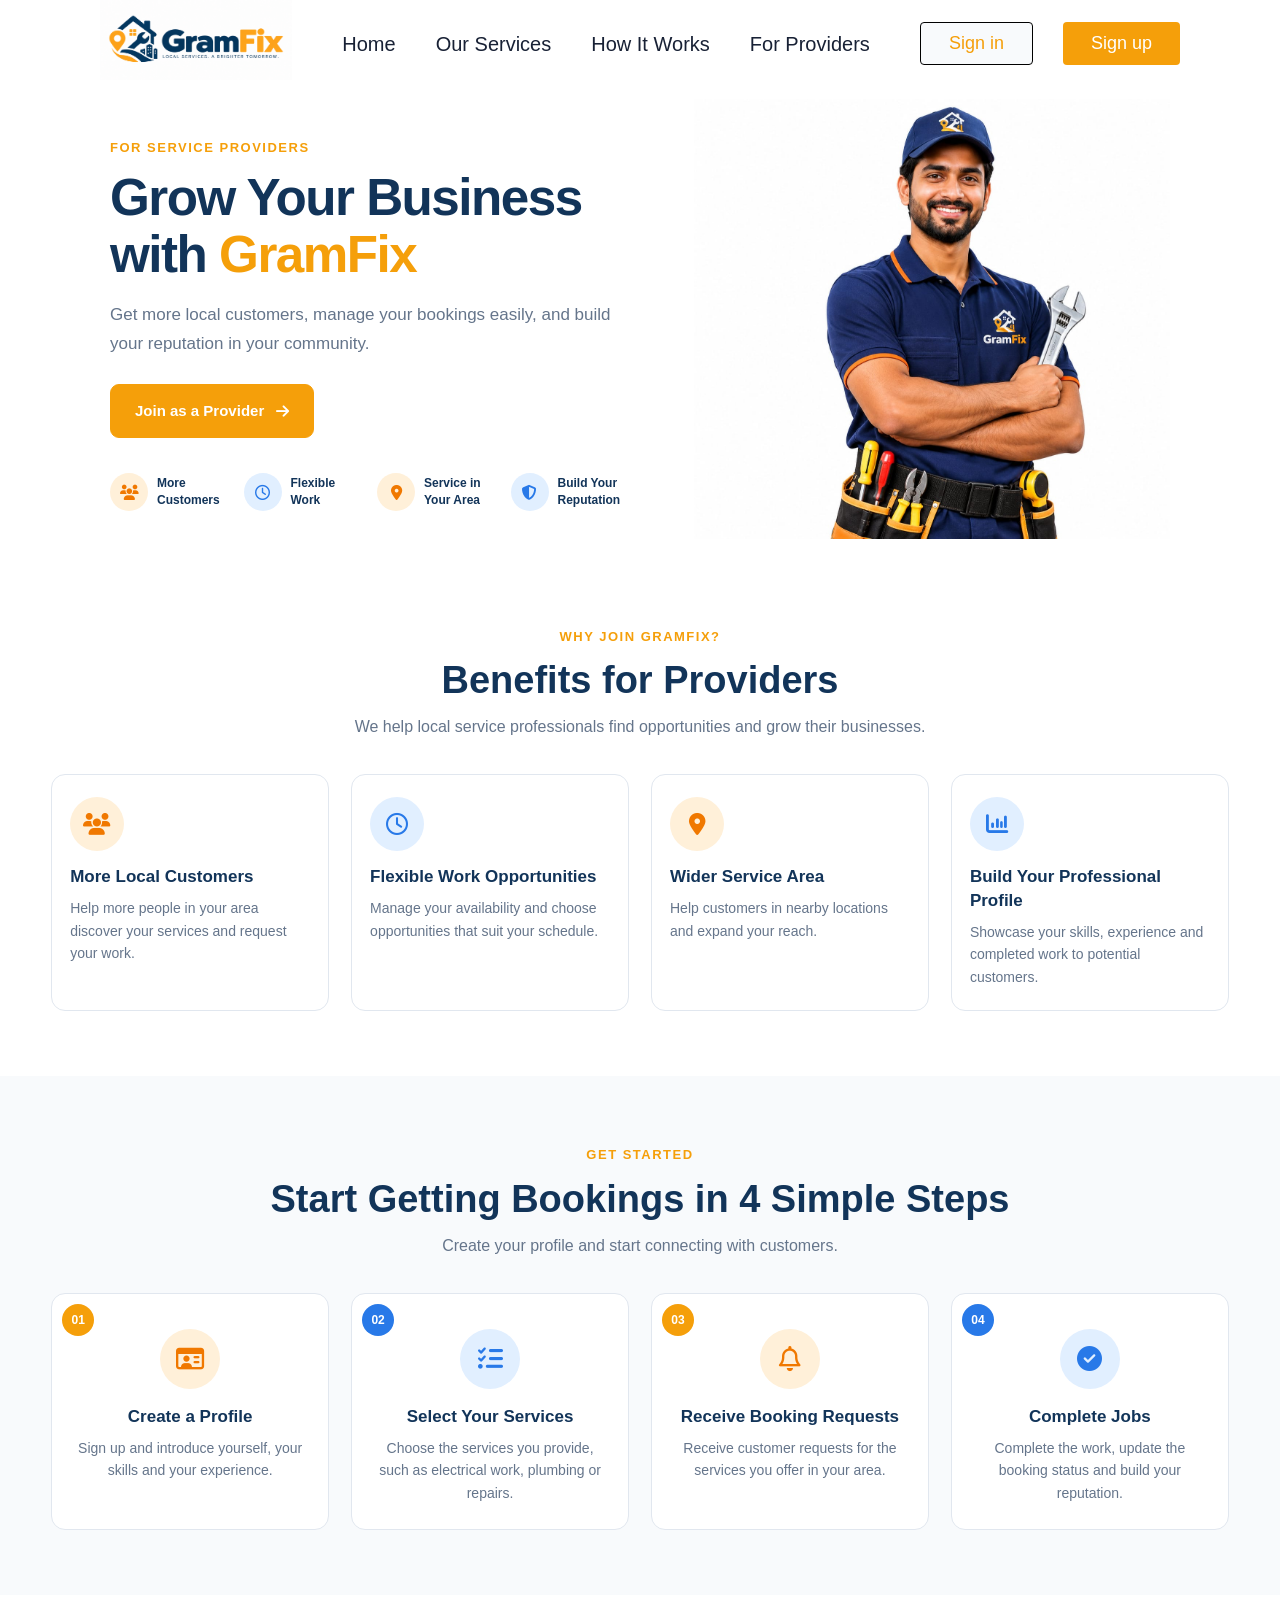
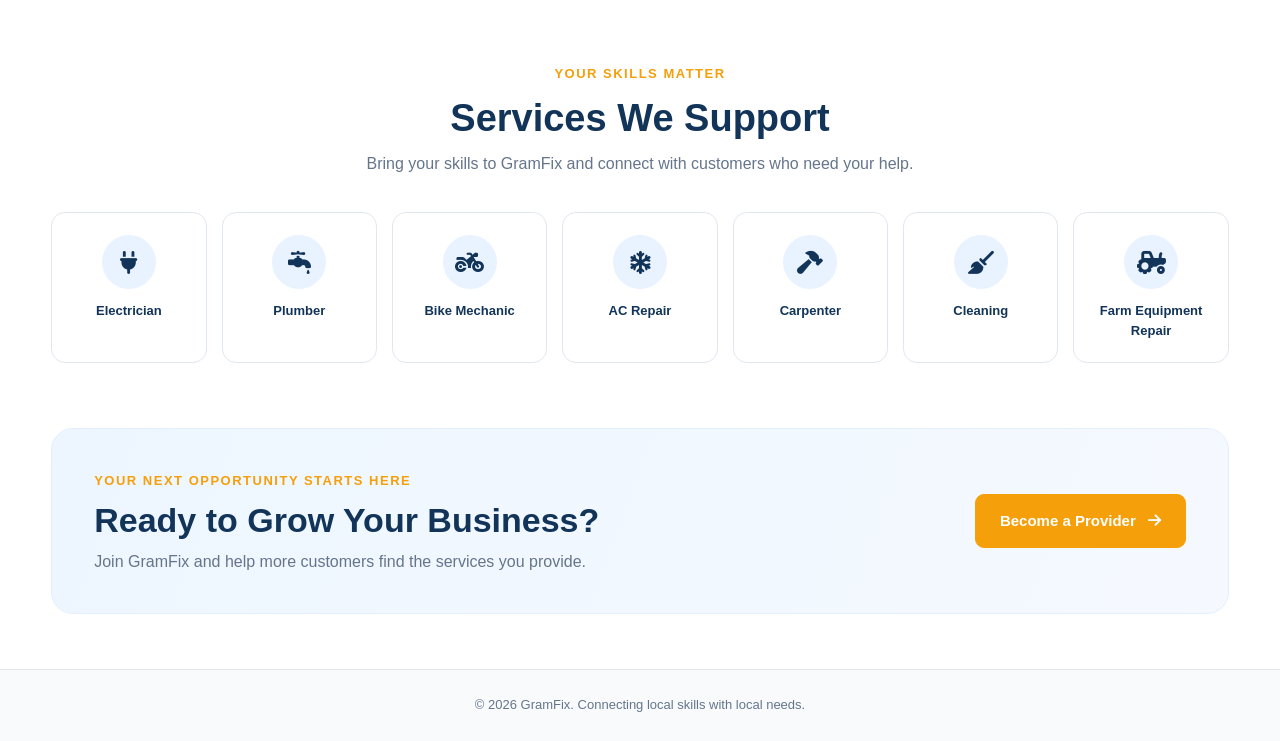
<file: for_poviders.html>
<!doctype html>
<html lang="en">
    <head>
        <meta charset="UTF-8" />
        <meta name="viewport" content="width=device-width, initial-scale=1.0" />
        <title>GramFix</title>
        <link
            rel="stylesheet"
            href="https://cdnjs.cloudflare.com/ajax/libs/font-awesome/6.5.2/css/all.min.css"
        />
        <link rel="stylesheet" href="css\for_poviders.css" />
    </head>

    <body>
        <header class="site-header">
            <nav class="nav-bar">
                <div class="logo">
                    <img src="assets/logo.png" alt="logo image" />
                </div>
                <ul class="nav-menu">
                    <li><a href="index.html" class="active">Home</a></li>
                    <li><a href="our_services.html">Our Services</a></li>
                    <li><a href="how_it_works.html">How It Works</a></li>
                    <li><a href="for_poviders.html">For Providers </a></li>
                </ul>

                <div class="user-menu">
                    <button class="sign-in-button">Sign in</button>
                    <button class="sign-up-button">Sign up</button>
                </div>
            </nav>
        </header>

        <main>
            <section class="provider-hero">
                <div class="hero-content">
                    <span class="eyebrow">FOR SERVICE PROVIDERS</span>

                    <h1>
                        Grow Your Business<br />
                        with <span>GramFix</span>
                    </h1>

                    <p>
                        Get more local customers, manage your bookings easily,
                        and build your reputation in your community.
                    </p>

                    <a href="#join" class="primary-button">
                        Join as a Provider
                        <i class="fa-solid fa-arrow-right"></i>
                    </a>

                    <div class="hero-highlights">
                        <div class="highlight-item">
                            <span class="highlight-icon orange-icon">
                                <i class="fa-solid fa-users"></i>
                            </span>
                            <span>More<br />Customers</span>
                        </div>

                        <div class="highlight-item">
                            <span class="highlight-icon blue-icon">
                                <i class="fa-regular fa-clock"></i>
                            </span>
                            <span>Flexible<br />Work</span>
                        </div>

                        <div class="highlight-item">
                            <span class="highlight-icon orange-icon">
                                <i class="fa-solid fa-location-dot"></i>
                            </span>
                            <span>Service in<br />Your Area</span>
                        </div>

                        <div class="highlight-item">
                            <span class="highlight-icon blue-icon">
                                <i class="fa-solid fa-shield-halved"></i>
                            </span>
                            <span>Build Your<br />Reputation</span>
                        </div>
                    </div>
                </div>
                <div class="for-providers-img"><img src="assets\for-providers.jpeg" /></div>
            </section>

            <section class="benefits-section section-container">
                <div class="section-heading">
                    <span class="eyebrow">WHY JOIN GRAMFIX?</span>

                    <h2>Benefits for Providers</h2>

                    <p>
                        We help local service professionals find opportunities
                        and grow their businesses.
                    </p>
                </div>

                <div class="benefits-grid">
                    <article class="benefit-card">
                        <div class="benefit-icon orange-icon">
                            <i class="fa-solid fa-users"></i>
                        </div>

                        <h3>More Local Customers</h3>

                        <p>
                            Help more people in your area discover your services
                            and request your work.
                        </p>
                    </article>

                    <article class="benefit-card">
                        <div class="benefit-icon blue-icon">
                            <i class="fa-regular fa-clock"></i>
                        </div>

                        <h3>Flexible Work Opportunities</h3>

                        <p>
                            Manage your availability and choose opportunities
                            that suit your schedule.
                        </p>
                    </article>

                    <article class="benefit-card">
                        <div class="benefit-icon orange-icon">
                            <i class="fa-solid fa-location-dot"></i>
                        </div>

                        <h3>Wider Service Area</h3>

                        <p>
                            Help customers in nearby locations and expand your
                            reach.
                        </p>
                    </article>

                    <article class="benefit-card">
                        <div class="benefit-icon blue-icon">
                            <i class="fa-solid fa-chart-column"></i>
                        </div>

                        <h3>Build Your Professional Profile</h3>

                        <p>
                            Showcase your skills, experience and completed work
                            to potential customers.
                        </p>
                    </article>
                </div>
            </section>

            <section class="provider-steps-section">
                <div class="section-container">
                    <div class="section-heading">
                        <span class="eyebrow">GET STARTED</span>

                        <h2>Start Getting Bookings in 4 Simple Steps</h2>

                        <p>
                            Create your profile and start connecting with
                            customers.
                        </p>
                    </div>

                    <div class="steps-grid">
                        <article class="step-card">
                            <span class="step-number orange-number">01</span>

                            <div class="step-icon orange-icon">
                                <i class="fa-regular fa-id-card"></i>
                            </div>

                            <h3>Create a Profile</h3>

                            <p>
                                Sign up and introduce yourself, your skills and
                                your experience.
                            </p>
                        </article>

                        <article class="step-card">
                            <span class="step-number blue-number">02</span>

                            <div class="step-icon blue-icon">
                                <i class="fa-solid fa-list-check"></i>
                            </div>

                            <h3>Select Your Services</h3>

                            <p>
                                Choose the services you provide, such as
                                electrical work, plumbing or repairs.
                            </p>
                        </article>

                        <article class="step-card">
                            <span class="step-number orange-number">03</span>

                            <div class="step-icon orange-icon">
                                <i class="fa-regular fa-bell"></i>
                            </div>

                            <h3>Receive Booking Requests</h3>

                            <p>
                                Receive customer requests for the services you
                                offer in your area.
                            </p>
                        </article>

                        <article class="step-card">
                            <span class="step-number blue-number">04</span>

                            <div class="step-icon blue-icon">
                                <i class="fa-solid fa-circle-check"></i>
                            </div>

                            <h3>Complete Jobs</h3>

                            <p>
                                Complete the work, update the booking status and
                                build your reputation.
                            </p>
                        </article>
                    </div>
                </div>
            </section>

            <section class="services-section section-container">
                <div class="section-heading">
                    <span class="eyebrow">YOUR SKILLS MATTER</span>

                    <h2>Services We Support</h2>

                    <p>
                        Bring your skills to GramFix and connect with customers
                        who need your help.
                    </p>
                </div>

                <div class="provider-services-grid">
                    <article class="provider-service">
                        <div class="service-icon">
                            <i class="fa-solid fa-plug"></i>
                        </div>
                        <h3>Electrician</h3>
                    </article>

                    <article class="provider-service">
                        <div class="service-icon">
                            <i class="fa-solid fa-faucet-drip"></i>
                        </div>
                        <h3>Plumber</h3>
                    </article>

                    <article class="provider-service">
                        <div class="service-icon">
                            <i class="fa-solid fa-motorcycle"></i>
                        </div>
                        <h3>Bike Mechanic</h3>
                    </article>

                    <article class="provider-service">
                        <div class="service-icon">
                            <i class="fa-solid fa-snowflake"></i>
                        </div>
                        <h3>AC Repair</h3>
                    </article>

                    <article class="provider-service">
                        <div class="service-icon">
                            <i class="fa-solid fa-hammer"></i>
                        </div>
                        <h3>Carpenter</h3>
                    </article>

                    <article class="provider-service">
                        <div class="service-icon">
                            <i class="fa-solid fa-broom"></i>
                        </div>
                        <h3>Cleaning</h3>
                    </article>

                    <article class="provider-service">
                        <div class="service-icon">
                            <i class="fa-solid fa-tractor"></i>
                        </div>
                        <h3>Farm Equipment Repair</h3>
                    </article>
                </div>
            </section>

            <section class="join-section section-container" id="join">
                <div class="join-content">
                    <span class="eyebrow"
                        >YOUR NEXT OPPORTUNITY STARTS HERE</span
                    >

                    <h2>Ready to Grow Your Business?</h2>

                    <p>
                        Join GramFix and help more customers find the services
                        you provide.
                    </p>
                </div>

                <a href="#" class="primary-button join-button">
                    Become a Provider
                    <i class="fa-solid fa-arrow-right"></i>
                </a>
            </section>
        </main>

        <footer class="site-footer">
            <p>© 2026 GramFix. Connecting local skills with local needs.</p>
        </footer>
    </body>
</html>
</file>
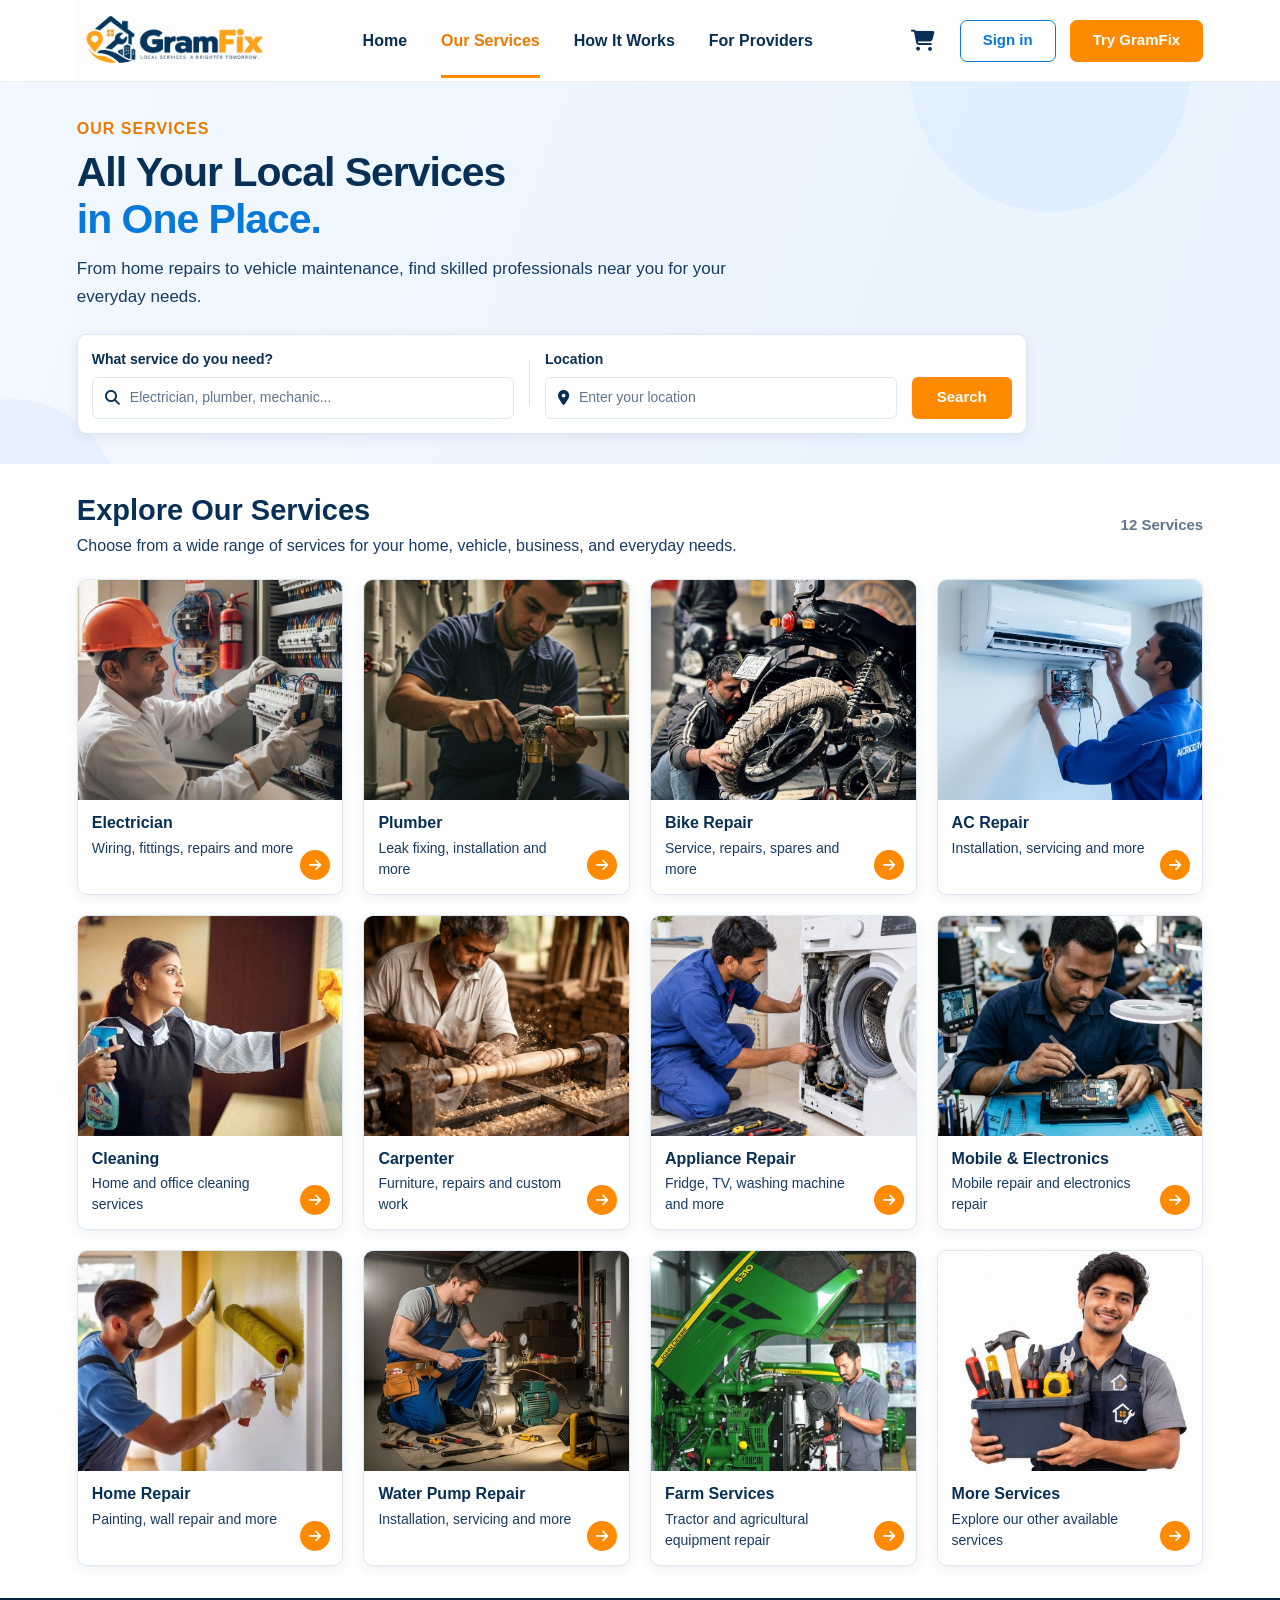
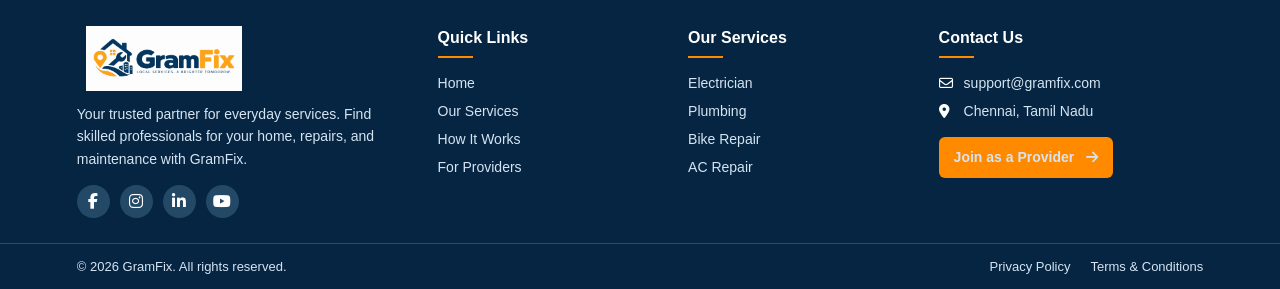
<file: our_services.html>
<!doctype html>
<html lang="en">
    <head>
        <meta charset="UTF-8" />
        <meta name="viewport" content="width=device-width, initial-scale=1.0" />

        <title>Our Services | GramFix</title>

        <link rel="stylesheet" href="css/our_services.css" />

        <link
            rel="stylesheet"
            href="https://cdnjs.cloudflare.com/ajax/libs/font-awesome/6.5.2/css/all.min.css"
        />
    </head>

    <body>
        <header class="site-header">
            <nav class="nav-bar page-width">
                <a href="index.html" class="logo">
                    <img src="assets/logo.png" alt="GramFix logo" />
                </a>

                <ul class="nav-menu">
                    <li>
                        <a href="index.html">Home</a>
                    </li>

                    <li>
                        <a href="our_services.html" class="active"
                            >Our Services</a
                        >
                    </li>

                    <li>
                        <a href="how_it_works.html">How It Works</a>
                    </li>

                    <li>
                        <a href="for_providers.html">For Providers</a>
                    </li>
                </ul>

                <div class="user-menu">
                    <a
                        href="cart.html"
                        class="cart-link"
                        aria-label="Shopping cart"
                    >
                        <i class="fa-solid fa-cart-shopping"></i>
                    </a>

                    <a href="sign_in.html" class="sign-in-button"> Sign in </a>

                    <a href="sign_up.html" class="sign-up-button">
                        Try GramFix
                    </a>
                </div>
            </nav>
        </header>

        <main>
            <section class="services-hero">
                <div class="hero-background-circle circle-one"></div>
                <div class="hero-background-circle circle-two"></div>

                <div class="hero-container page-width">
                    <div class="hero-content">
                        <span class="eyebrow">OUR SERVICES</span>

                        <h1>
                            All Your Local Services
                            <span>in One Place.</span>
                        </h1>

                        <p>
                            From home repairs to vehicle maintenance, find
                            skilled professionals near you for your everyday
                            needs.
                        </p>
                    </div>

                    <form class="service-search" id="serviceSearchForm">
                        <div class="search-field service-search-field">
                            <label for="serviceSearch">
                                What service do you need?
                            </label>

                            <div class="input-wrapper">
                                <i class="fa-solid fa-magnifying-glass"></i>

                                <input
                                    type="text"
                                    id="serviceSearch"
                                    placeholder="Electrician, plumber, mechanic..."
                                    autocomplete="off"
                                />
                            </div>
                        </div>

                        <div class="search-divider"></div>

                        <div class="search-field location-search-field">
                            <label for="locationSearch"> Location </label>

                            <div class="input-wrapper">
                                <i class="fa-solid fa-location-dot"></i>

                                <input
                                    type="text"
                                    id="locationSearch"
                                    placeholder="Enter your location"
                                    autocomplete="off"
                                />
                            </div>
                        </div>

                        <button type="submit" class="search-button">
                            Search
                        </button>
                    </form>
                </div>
            </section>

            <section class="services-section page-width">
                <div class="section-heading">
                    <div class="section-heading-content">
                        <h2>Explore Our Services</h2>

                        <p>
                            Choose from a wide range of services for your home,
                            vehicle, business, and everyday needs.
                        </p>
                    </div>

                    <span class="service-total" id="serviceCount">
                        12 Services
                    </span>
                </div>

                <div class="all-service-cards" id="serviceCards"></div>

                <div class="no-results" id="noResults" hidden>
                    <i class="fa-solid fa-magnifying-glass"></i>

                    <h3>No services found</h3>

                    <p>Try searching with a different service name.</p>

                    <button
                        type="button"
                        id="clearSearch"
                        class="clear-search-button"
                    >
                        View All Services
                    </button>
                </div>
            </section>
        </main>

        <footer class="site-footer">
            <div class="footer-main page-width">
                <div class="footer-brand">
                    <a href="index.html" class="footer-logo">
                        <img src="assets/logo.png" alt="GramFix logo" />
                    </a>

                    <p>
                        Your trusted partner for everyday services. Find skilled
                        professionals for your home, repairs, and maintenance
                        with GramFix.
                    </p>

                    <div class="social-links">
                        <a href="#" aria-label="Facebook">
                            <i class="fa-brands fa-facebook-f"></i>
                        </a>

                        <a href="#" aria-label="Instagram">
                            <i class="fa-brands fa-instagram"></i>
                        </a>

                        <a href="#" aria-label="LinkedIn">
                            <i class="fa-brands fa-linkedin-in"></i>
                        </a>

                        <a href="#" aria-label="YouTube">
                            <i class="fa-brands fa-youtube"></i>
                        </a>
                    </div>
                </div>

                <div class="footer-column">
                    <h3>Quick Links</h3>

                    <a href="index.html">Home</a>
                    <a href="our_services.html">Our Services</a>
                    <a href="how_it_works.html">How It Works</a>
                    <a href="for_providers.html">For Providers</a>
                </div>

                <div class="footer-column">
                    <h3>Our Services</h3>

                    <a href="service_details.html?category=electrician">
                        Electrician
                    </a>

                    <a href="service_details.html?category=plumber">
                        Plumbing
                    </a>

                    <a href="service_details.html?category=bike">
                        Bike Repair
                    </a>

                    <a href="service_details.html?category=ac"> AC Repair </a>
                </div>

                <div class="footer-column footer-contact">
                    <h3>Contact Us</h3>

                    <p>
                        <i class="fa-regular fa-envelope"></i>
                        <span>support@gramfix.com</span>
                    </p>

                    <p>
                        <i class="fa-solid fa-location-dot"></i>
                        <span>Chennai, Tamil Nadu</span>
                    </p>

                    <a href="sign_up.html" class="provider-button">
                        Join as a Provider
                        <i class="fa-solid fa-arrow-right"></i>
                    </a>
                </div>
            </div>

            <div class="footer-bottom">
                <div class="page-width footer-bottom-content">
                    <p>&copy; 2026 GramFix. All rights reserved.</p>

                    <div>
                        <a href="#">Privacy Policy</a>
                        <a href="#">Terms &amp; Conditions</a>
                    </div>
                </div>
            </div>
        </footer>

        <script src="js/services.js"></script>
    </body>
</html>
</file>
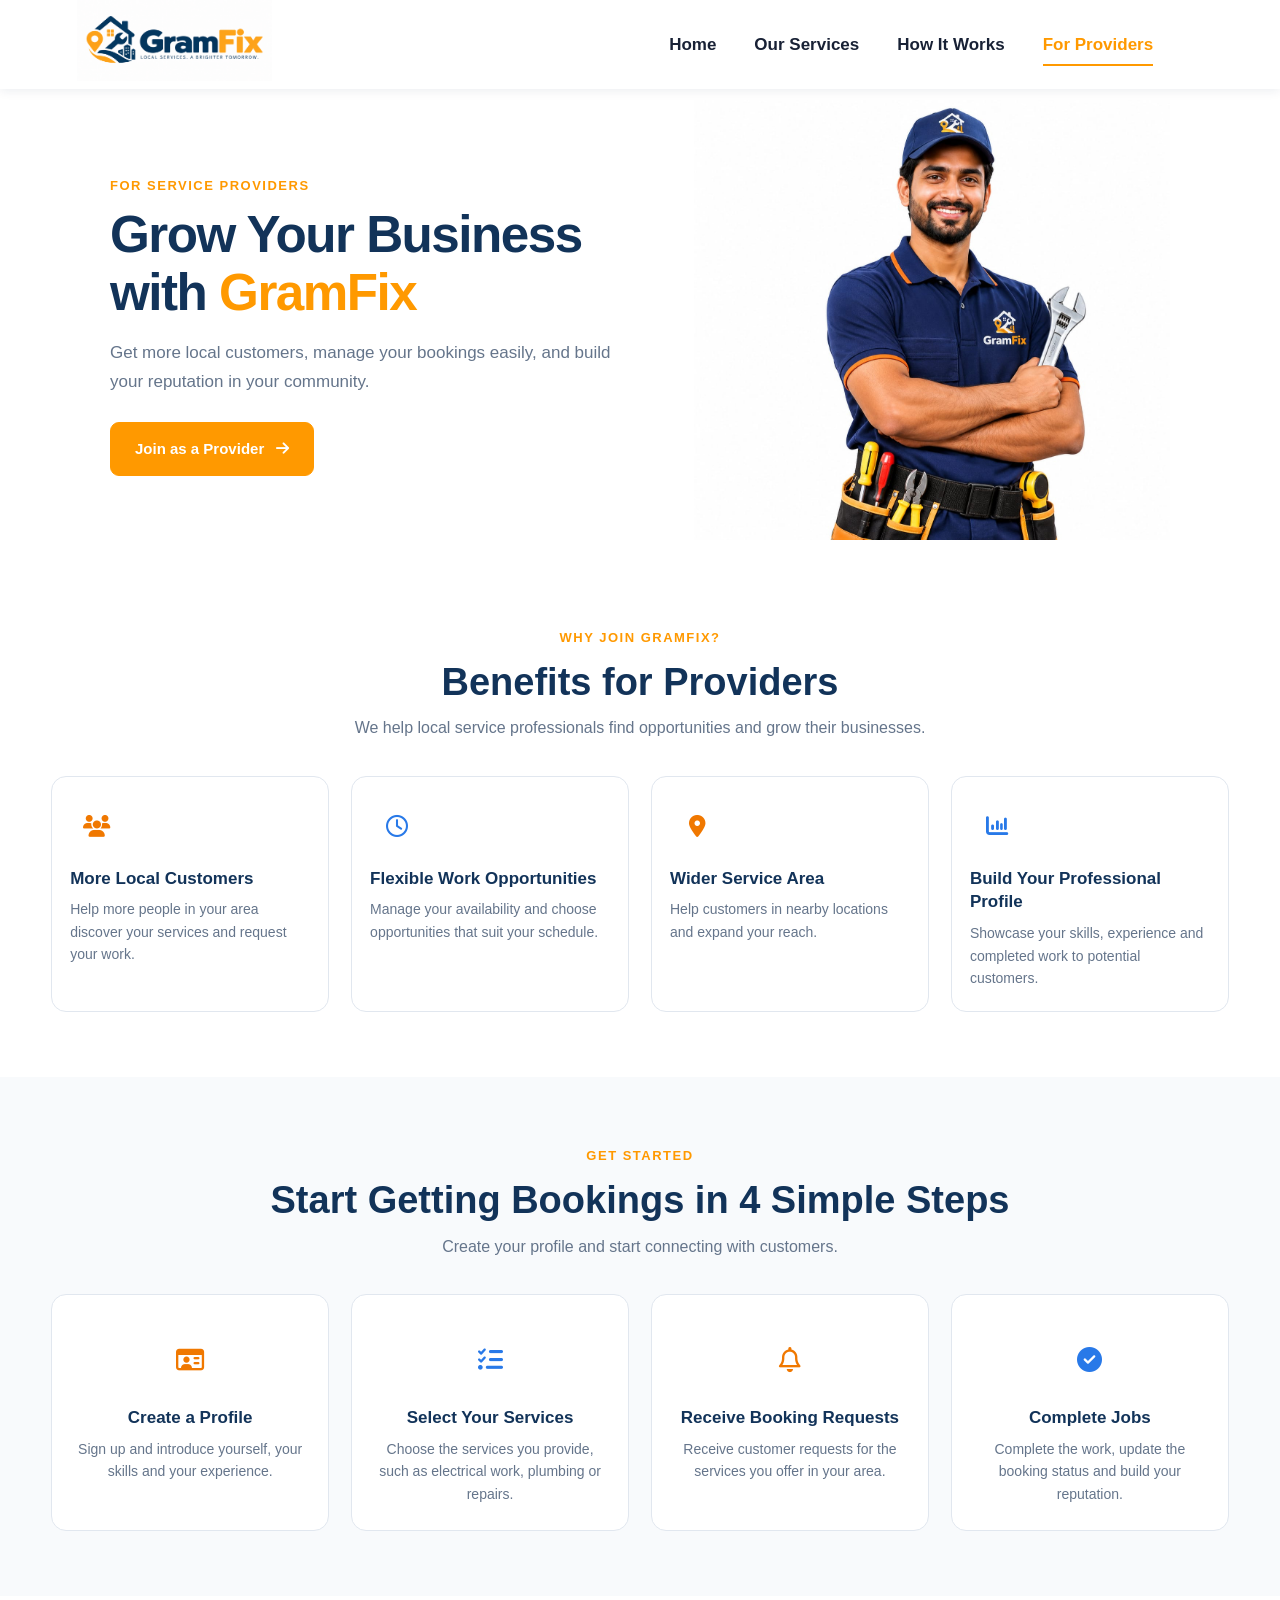
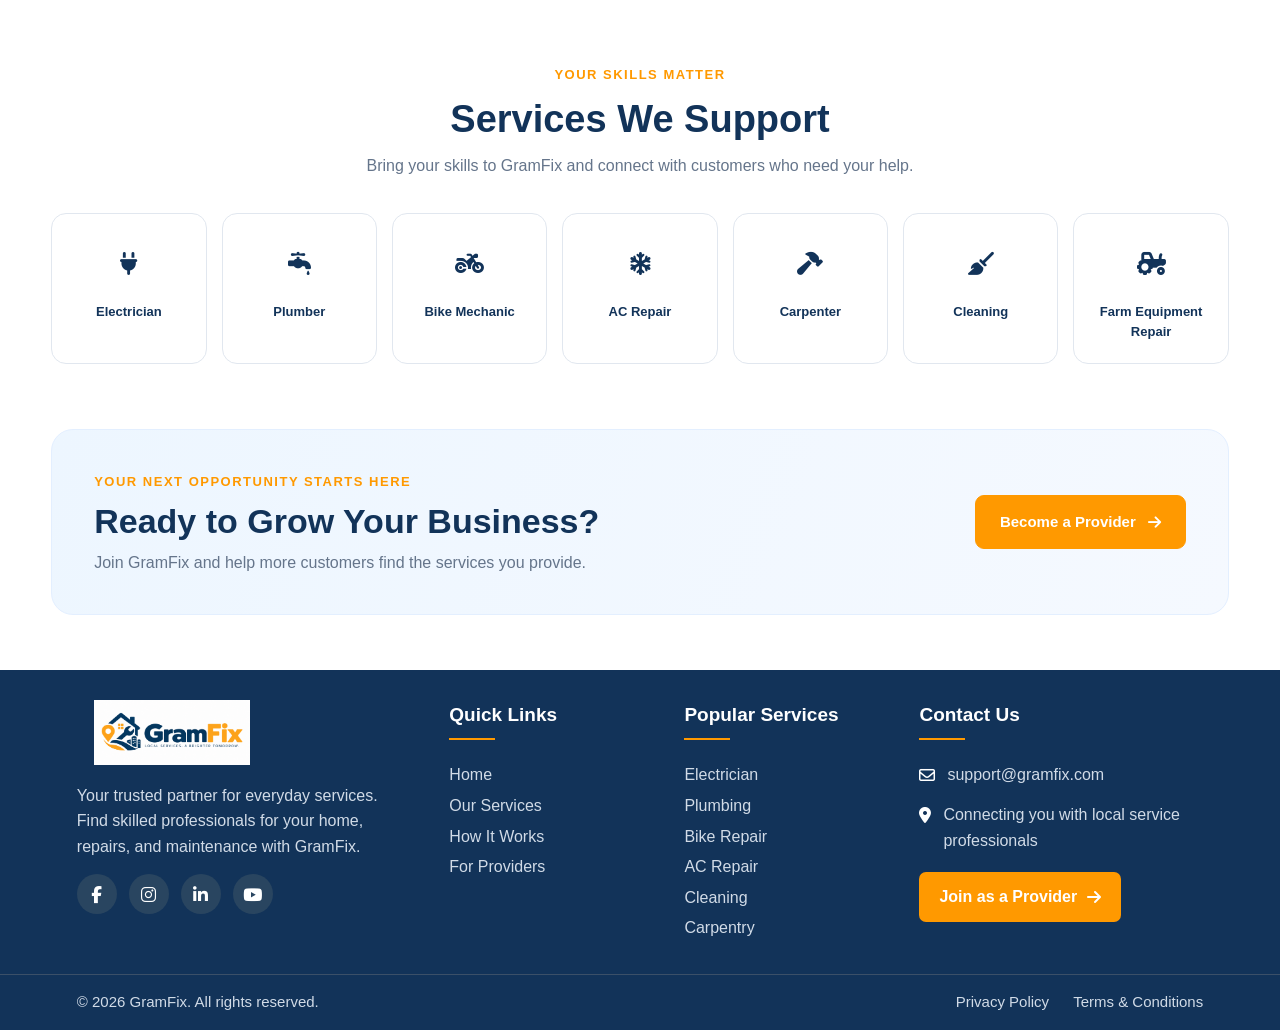
<file: assets/html_files/for_poviders.html>
<!doctype html>
<html lang="en">
    <head>
        <meta charset="UTF-8" />
        <meta name="viewport" content="width=device-width, initial-scale=1.0" />
        <title>GramFix</title>
        <link
            rel="stylesheet"
            href="https://cdnjs.cloudflare.com/ajax/libs/font-awesome/6.5.2/css/all.min.css"
        />
        <link rel="stylesheet" href="..\css\for_poviders.css" />
    </head>

    <body>
        <header class="site-header">
            <nav class="nav-bar page-width">
                <a href="/index.html" class="logo">
                    <img src="../logo.png" alt="GramFix Logo" />
                </a>

                <ul class="nav-menu">
                    <li><a href="/index.html">Home</a></li>
                    <li><a href="our_services.html">Our Services</a></li>
                    <li>
                        <a href="how_it_works.html" 
                            >How It Works</a
                        >
                    </li>
                    <li><a href="for_poviders.html" class="active">For Providers</a></li>
                </ul>


            </nav>
        </header>

        <main>
            <section class="provider-hero">
                <div class="hero-content">
                    <span class="eyebrow">FOR SERVICE PROVIDERS</span>

                    <h1>
                        Grow Your Business<br />
                        with <span>GramFix</span>
                    </h1>

                    <p>
                        Get more local customers, manage your bookings easily,
                        and build your reputation in your community.
                    </p>

                    <a href="#join" class="primary-button">
                        Join as a Provider
                        <i class="fa-solid fa-arrow-right"></i>
                    </a>

                </div>
                <div class="for-providers-img">
                    <img src="..\for-providers.jpeg" />
                </div>
            </section>

            <section class="benefits-section section-container">
                <div class="section-heading">
                    <span class="eyebrow">WHY JOIN GRAMFIX?</span>

                    <h2>Benefits for Providers</h2>

                    <p>
                        We help local service professionals find opportunities
                        and grow their businesses.
                    </p>
                </div>

                <div class="benefits-grid">
                    <article class="benefit-card">
                        <div class="benefit-icon orange-icon">
                            <i class="fa-solid fa-users"></i>
                        </div>

                        <h3>More Local Customers</h3>

                        <p>
                            Help more people in your area discover your services
                            and request your work.
                        </p>
                    </article>

                    <article class="benefit-card">
                        <div class="benefit-icon blue-icon">
                            <i class="fa-regular fa-clock"></i>
                        </div>

                        <h3>Flexible Work Opportunities</h3>

                        <p>
                            Manage your availability and choose opportunities
                            that suit your schedule.
                        </p>
                    </article>

                    <article class="benefit-card">
                        <div class="benefit-icon orange-icon">
                            <i class="fa-solid fa-location-dot"></i>
                        </div>

                        <h3>Wider Service Area</h3>

                        <p>
                            Help customers in nearby locations and expand your
                            reach.
                        </p>
                    </article>

                    <article class="benefit-card">
                        <div class="benefit-icon blue-icon">
                            <i class="fa-solid fa-chart-column"></i>
                        </div>

                        <h3>Build Your Professional Profile</h3>

                        <p>
                            Showcase your skills, experience and completed work
                            to potential customers.
                        </p>
                    </article>
                </div>
            </section>

            <section class="provider-steps-section">
                <div class="section-container">
                    <div class="section-heading">
                        <span class="eyebrow">GET STARTED</span>

                        <h2>Start Getting Bookings in 4 Simple Steps</h2>

                        <p>
                            Create your profile and start connecting with
                            customers.
                        </p>
                    </div>

                    <div class="steps-grid">
                        <article class="step-card">

                            <div class="step-icon orange-icon">
                                <i class="fa-regular fa-id-card"></i>
                            </div>

                            <h3>Create a Profile</h3>

                            <p>
                                Sign up and introduce yourself, your skills and
                                your experience.
                            </p>
                        </article>

                        <article class="step-card">

                            <div class="step-icon blue-icon">
                                <i class="fa-solid fa-list-check"></i>
                            </div>

                            <h3>Select Your Services</h3>

                            <p>
                                Choose the services you provide, such as
                                electrical work, plumbing or repairs.
                            </p>
                        </article>

                        <article class="step-card">

                            <div class="step-icon orange-icon">
                                <i class="fa-regular fa-bell"></i>
                            </div>

                            <h3>Receive Booking Requests</h3>

                            <p>
                                Receive customer requests for the services you
                                offer in your area.
                            </p>
                        </article>

                        <article class="step-card">

                            <div class="step-icon blue-icon">
                                <i class="fa-solid fa-circle-check"></i>
                            </div>

                            <h3>Complete Jobs</h3>

                            <p>
                                Complete the work, update the booking status and
                                build your reputation.
                            </p>
                        </article>
                    </div>
                </div>
            </section>

            <section class="services-section section-container">
                <div class="section-heading">
                    <span class="eyebrow">YOUR SKILLS MATTER</span>

                    <h2>Services We Support</h2>

                    <p>
                        Bring your skills to GramFix and connect with customers
                        who need your help.
                    </p>
                </div>

                <div class="provider-services-grid">
                    <article class="provider-service">
                        <div class="service-icon">
                            <i class="fa-solid fa-plug"></i>
                        </div>
                        <h3>Electrician</h3>
                    </article>

                    <article class="provider-service">
                        <div class="service-icon">
                            <i class="fa-solid fa-faucet-drip"></i>
                        </div>
                        <h3>Plumber</h3>
                    </article>

                    <article class="provider-service">
                        <div class="service-icon">
                            <i class="fa-solid fa-motorcycle"></i>
                        </div>
                        <h3>Bike Mechanic</h3>
                    </article>

                    <article class="provider-service">
                        <div class="service-icon">
                            <i class="fa-solid fa-snowflake"></i>
                        </div>
                        <h3>AC Repair</h3>
                    </article>

                    <article class="provider-service">
                        <div class="service-icon">
                            <i class="fa-solid fa-hammer"></i>
                        </div>
                        <h3>Carpenter</h3>
                    </article>

                    <article class="provider-service">
                        <div class="service-icon">
                            <i class="fa-solid fa-broom"></i>
                        </div>
                        <h3>Cleaning</h3>
                    </article>

                    <article class="provider-service">
                        <div class="service-icon">
                            <i class="fa-solid fa-tractor"></i>
                        </div>
                        <h3>Farm Equipment Repair</h3>
                    </article>
                </div>
            </section>

            <section class="join-section section-container" id="join">
                <div class="join-content">
                    <span class="eyebrow"
                        >YOUR NEXT OPPORTUNITY STARTS HERE</span
                    >

                    <h2>Ready to Grow Your Business?</h2>

                    <p>
                        Join GramFix and help more customers find the services
                        you provide.
                    </p>
                </div>

                <a href="#" class="primary-button join-button">
                    Become a Provider
                    <i class="fa-solid fa-arrow-right"></i>
                </a>
            </section>
        </main>

        <footer class="footer">
            <div class="footer-container page-width">
                <div class="footer-brand">
                    <a href="/index.html" class="footer-logo">
                        <img src="../logo.png" alt="GramFix Logo" />
                    </a>

                    <p>
                        Your trusted partner for everyday services. Find skilled
                        professionals for your home, repairs, and maintenance
                        with GramFix.
                    </p>

                    <div class="footer-social">
                        <a href="#" aria-label="Facebook">
                            <i class="fa-brands fa-facebook-f"></i>
                        </a>

                        <a href="#" aria-label="Instagram">
                            <i class="fa-brands fa-instagram"></i>
                        </a>

                        <a href="#" aria-label="LinkedIn">
                            <i class="fa-brands fa-linkedin-in"></i>
                        </a>

                        <a href="#" aria-label="YouTube">
                            <i class="fa-brands fa-youtube"></i>
                        </a>
                    </div>
                </div>

                <div class="footer-column">
                    <h3>Quick Links</h3>

                    <ul>
                        <li><a href="index.html">Home</a></li>
                        <li><a href="our_services.html">Our Services</a></li>
                        <li><a href="how_it_works.html">How It Works</a></li>
                        <li><a href="for_providers.html">For Providers</a></li>
                    </ul>
                </div>

                <div class="footer-column">
                    <h3>Popular Services</h3>

                    <ul>
                        <li>
                            <a href="service_details.html?category=electrician">
                                Electrician
                            </a>
                        </li>

                        <li>
                            <a href="service_details.html?category=plumber">
                                Plumbing
                            </a>
                        </li>

                        <li>
                            <a href="service_details.html?category=bike">
                                Bike Repair
                            </a>
                        </li>

                        <li>
                            <a href="service_details.html?category=ac">
                                AC Repair
                            </a>
                        </li>

                        <li>
                            <a href="service_details.html?category=cleaning">
                                Cleaning
                            </a>
                        </li>

                        <li>
                            <a href="service_details.html?category=carpenter">
                                Carpentry
                            </a>
                        </li>
                    </ul>
                </div>

                <div class="footer-column footer-contact">
                    <h3>Contact Us</h3>

                    <p>
                        <i class="fa-regular fa-envelope"></i>

                        <a href="mailto:support@gramfix.com">
                            support@gramfix.com
                        </a>
                    </p>

                    <p>
                        <i class="fa-solid fa-location-dot"></i>

                        <span>
                            Connecting you with local service professionals
                        </span>
                    </p>

                    <a href="for_poviders.html" class="footer-cta">
                        Join as a Provider
                        <i class="fa-solid fa-arrow-right"></i>
                    </a>
                </div>
            </div>

            <div class="footer-bottom">
                <div class="footer-bottom-container page-width">
                    <p>&copy; 2026 GramFix. All rights reserved.</p>

                    <div class="footer-bottom-links">
                        <a href="privacy_policy.html">Privacy Policy</a>

                        <a href="terms_conditions.html">
                            Terms &amp; Conditions
                        </a>
                    </div>
                </div>
            </div>
        </footer>
    </body>
</html>
</file>
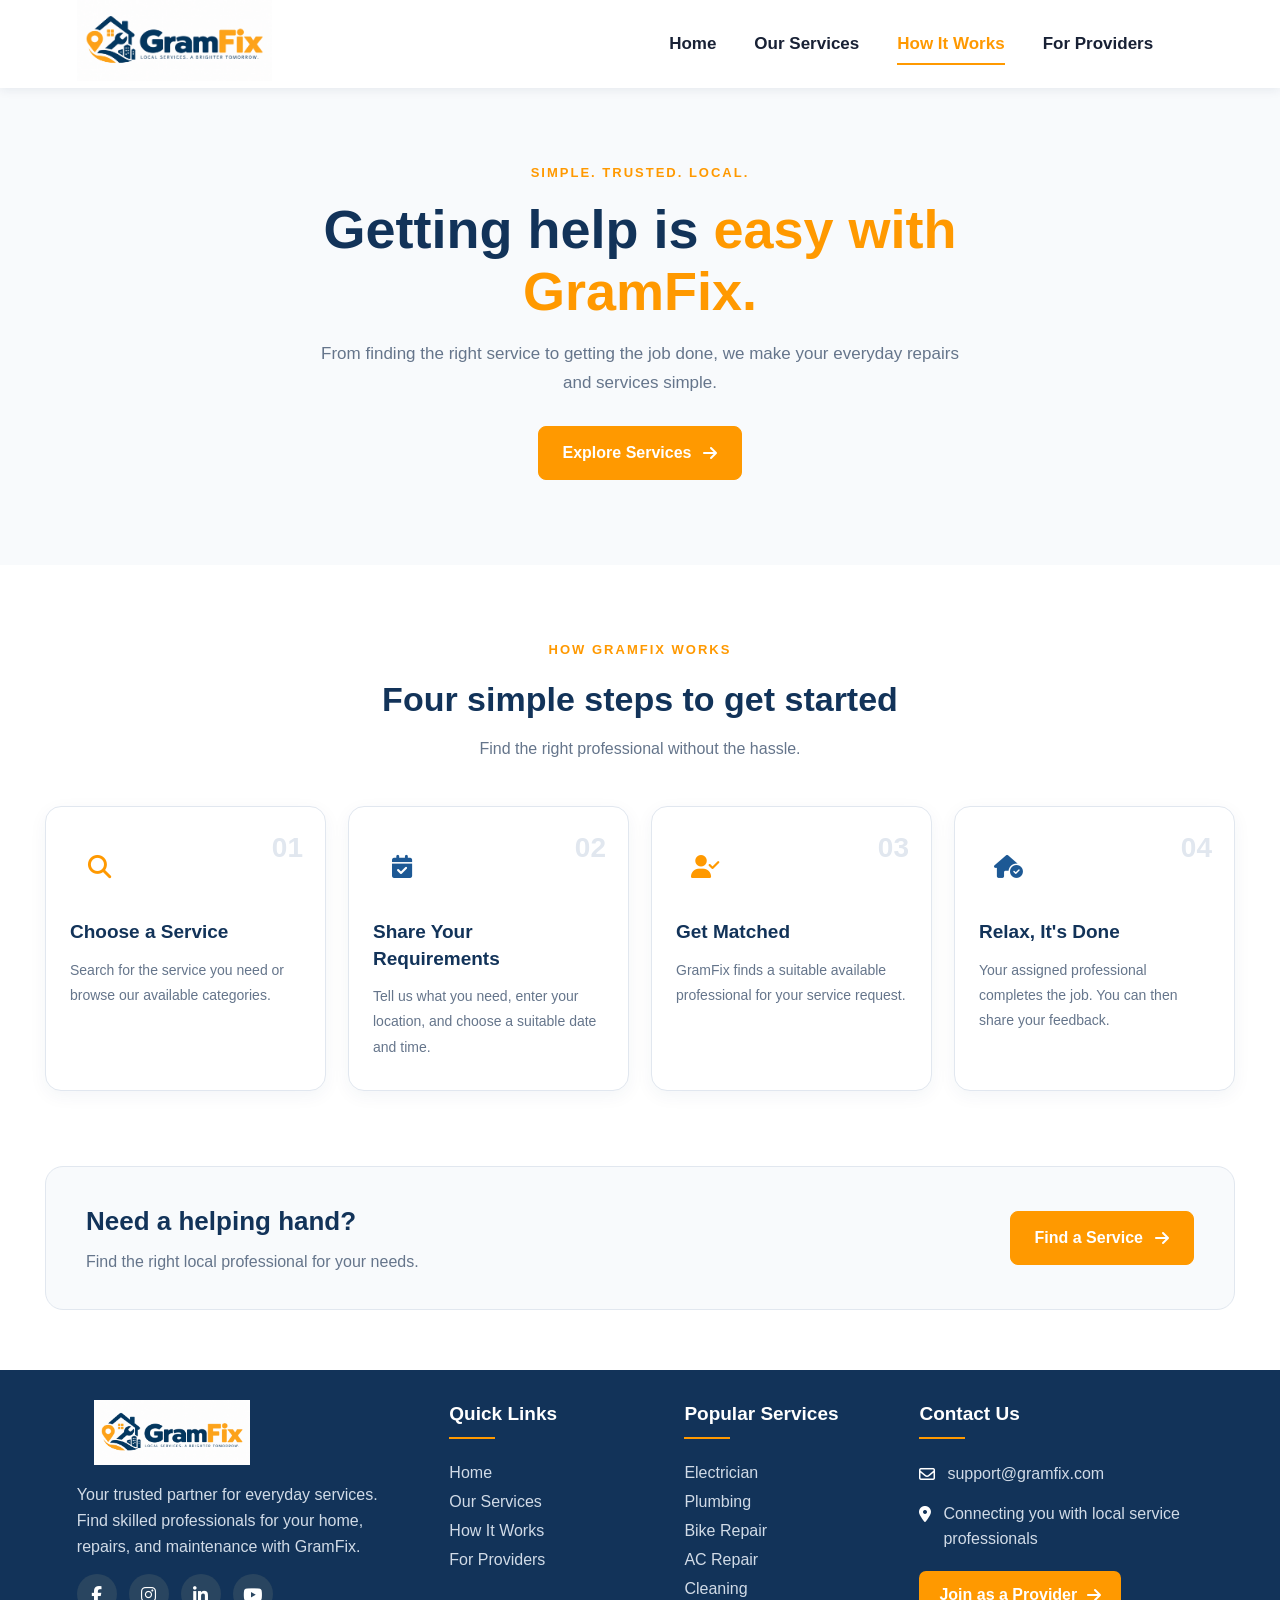
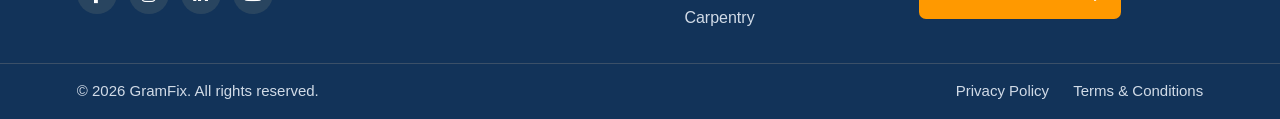
<file: assets/html_files/how_it_works.html>
<!doctype html>
<html lang="en">
    <head>
        <meta charset="UTF-8" />
        <meta name="viewport" content="width=device-width, initial-scale=1.0" />

        <title>How It Works | GramFix</title>

        <link rel="stylesheet" href="../css/how_it_works.css" />

        <link
            rel="stylesheet"
            href="https://cdnjs.cloudflare.com/ajax/libs/font-awesome/6.5.2/css/all.min.css"
        />
    </head>

    <body>
        <header class="site-header">
            <nav class="nav-bar page-width">
                <a href="/index.html" class="logo">
                    <img src="../logo.png" alt="GramFix Logo" />
                </a>

                <ul class="nav-menu">
                    <li><a href="/index.html">Home</a></li>
                    <li><a href="our_services.html">Our Services</a></li>
                    <li>
                        <a href="how_it_works.html" class="active"
                            >How It Works</a
                        >
                    </li>
                    <li><a href="for_poviders.html">For Providers</a></li>
                </ul>

            </nav>
        </header>

        <main>
            <section class="hero">
                <p class="eyebrow">SIMPLE. TRUSTED. LOCAL.</p>

                <h1>
                    Getting help is
                    <span>easy with GramFix.</span>
                </h1>

                <p class="hero-description">
                    From finding the right service to getting the job done, we
                    make your everyday repairs and services simple.
                </p>

                <a href="our_services.html" class="primary-button">
                    Explore Services
                    <i class="fa-solid fa-arrow-right"></i>
                </a>
            </section>

            <section class="steps-section">
                <div class="section-heading">
                    <p class="eyebrow">HOW GRAMFIX WORKS</p>
                    <h2>Four simple steps to get started</h2>
                    <p>Find the right professional without the hassle.</p>
                </div>

                <div class="steps-grid">
                    <article class="step-card">
                        <span class="step-number">01</span>

                        <div class="step-icon choose-icon">
                            <i class="fa-solid fa-magnifying-glass"></i>
                        </div>

                        <h3>Choose a Service</h3>

                        <p>
                            Search for the service you need or browse our
                            available categories.
                        </p>
                    </article>

                    <article class="step-card">
                        <span class="step-number">02</span>

                        <div class="step-icon details-icon">
                            <i class="fa-solid fa-calendar-check"></i>
                        </div>

                        <h3>Share Your Requirements</h3>

                        <p>
                            Tell us what you need, enter your location, and
                            choose a suitable date and time.
                        </p>
                    </article>

                    <article class="step-card">
                        <span class="step-number">03</span>

                        <div class="step-icon match-icon">
                            <i class="fa-solid fa-user-check"></i>
                        </div>

                        <h3>Get Matched</h3>

                        <p>
                            GramFix finds a suitable available professional for
                            your service request.
                        </p>
                    </article>

                    <article class="step-card">
                        <span class="step-number">04</span>

                        <div class="step-icon done-icon">
                            <i class="fa-solid fa-house-circle-check"></i>
                        </div>

                        <h3>Relax, It's Done</h3>

                        <p>
                            Your assigned professional completes the job. You
                            can then share your feedback.
                        </p>
                    </article>
                </div>
            </section>

            <section class="cta-section">
                <div>
                    <h2>Need a helping hand?</h2>
                    <p>Find the right local professional for your needs.</p>
                </div>

                <a href="our_services.html" class="primary-button">
                    Find a Service
                    <i class="fa-solid fa-arrow-right"></i>
                </a>
            </section>
        </main>

        <footer class="footer">
            <div class="footer-container page-width">
                <div class="footer-brand">
                    <a href="index.html" class="footer-logo">
                        <img src="../logo.png" alt="GramFix Logo" />
                    </a>

                    <p>
                        Your trusted partner for everyday services. Find skilled
                        professionals for your home, repairs, and maintenance
                        with GramFix.
                    </p>

                    <div class="footer-social">
                        <a href="#" aria-label="Facebook">
                            <i class="fa-brands fa-facebook-f"></i>
                        </a>

                        <a href="#" aria-label="Instagram">
                            <i class="fa-brands fa-instagram"></i>
                        </a>

                        <a href="#" aria-label="LinkedIn">
                            <i class="fa-brands fa-linkedin-in"></i>
                        </a>

                        <a href="#" aria-label="YouTube">
                            <i class="fa-brands fa-youtube"></i>
                        </a>
                    </div>
                </div>

                <div class="footer-column">
                    <h3>Quick Links</h3>

                    <ul>
                        <li><a href="/index.html">Home</a></li>
                        <li><a href="our_services.html">Our Services</a></li>
                        <li><a href="how_it_works.html">How It Works</a></li>
                        <li><a href="for_providers.html">For Providers</a></li>
                    </ul>
                </div>

                <div class="footer-column">
                    <h3>Popular Services</h3>

                    <ul>
                        <li>
                            <a href="service_details.html?category=electrician">
                                Electrician
                            </a>
                        </li>

                        <li>
                            <a href="service_details.html?category=plumber">
                                Plumbing
                            </a>
                        </li>

                        <li>
                            <a href="service_details.html?category=bike">
                                Bike Repair
                            </a>
                        </li>

                        <li>
                            <a href="service_details.html?category=ac">
                                AC Repair
                            </a>
                        </li>

                        <li>
                            <a href="service_details.html?category=cleaning">
                                Cleaning
                            </a>
                        </li>

                        <li>
                            <a href="service_details.html?category=carpenter">
                                Carpentry
                            </a>
                        </li>
                    </ul>
                </div>

                <div class="footer-column footer-contact">
                    <h3>Contact Us</h3>

                    <p>
                        <i class="fa-regular fa-envelope"></i>

                        <a href="mailto:support@gramfix.com">
                            support@gramfix.com
                        </a>
                    </p>

                    <p>
                        <i class="fa-solid fa-location-dot"></i>

                        <span>
                            Connecting you with local service professionals
                        </span>
                    </p>

                    <a href="for_poviders.html" class="footer-cta">
                        Join as a Provider
                        <i class="fa-solid fa-arrow-right"></i>
                    </a>
                </div>
            </div>

            <div class="footer-bottom">
                <div class="footer-bottom-container page-width">
                    <p>&copy; 2026 GramFix. All rights reserved.</p>

                    <div class="footer-bottom-links">
                        <a href="privacy_policy.html">Privacy Policy</a>

                        <a href="terms_conditions.html">
                            Terms &amp; Conditions
                        </a>
                    </div>
                </div>
            </div>
        </footer>
    </body>
</html>
</file>
<file: css/our_services.css>
:root {
    --navy: #082f55;
    --navy-dark: #052542;
    --blue: #0879d9;
    --orange: #ff8a00;
    --orange-dark: #ed7900;
    --white: #ffffff;
    --light-blue: #edf6ff;
    --text: #173b65;
    --muted: #61758d;
    --border: #dce7f2;
    --shadow: 0 3px 12px rgba(8, 47, 85, 0.08);
}

* {
    margin: 0;
    padding: 0;
    box-sizing: border-box;
}

html {
    scroll-behavior: smooth;
}

body {
    font-family: Arial, Helvetica, sans-serif;
    color: var(--navy);
    background: var(--white);
    line-height: 1.5;
}

a {
    color: inherit;
    text-decoration: none;
}

button,
input {
    font: inherit;
}

button,
a {
    -webkit-tap-highlight-color: transparent;
}

.page-width {
    width: 88%;
    max-width: 1600px;
    margin: 0 auto;
}

/* Navigation */

.site-header {
    position: sticky;
    top: 0;
    z-index: 1000;
    width: 100%;
    background: var(--white);
    border-bottom: 1px solid #edf1f5;
}

.nav-bar {
    min-height: 76px;
    display: flex;
    align-items: center;
    justify-content: space-between;
    gap: 28px;
}

.logo {
    display: flex;
    align-items: center;
    flex-shrink: 0;
}

.logo img {
    width: 195px;
    height: auto;
}

.nav-menu {
    display: flex;
    align-items: center;
    justify-content: center;
    gap: 34px;
    list-style: none;
}

.nav-menu a {
    display: block;
    padding: 25px 0 22px;
    color: var(--navy);
    font-size: 16px;
    font-weight: 600;
    white-space: nowrap;
    border-bottom: 3px solid transparent;
    transition:
        color 0.2s ease,
        border-color 0.2s ease;
}

.nav-menu a:hover,
.nav-menu a.active {
    color: var(--orange-dark);
}

.nav-menu a.active {
    border-bottom-color: var(--orange);
}

.user-menu {
    display: flex;
    align-items: center;
    gap: 14px;
    flex-shrink: 0;
}

.cart-link {
    display: flex;
    align-items: center;
    justify-content: center;
    width: 38px;
    height: 42px;
    margin-right: 4px;
    font-size: 21px;
}

.cart-link:hover {
    color: var(--orange-dark);
}

.sign-in-button,
.sign-up-button {
    display: inline-flex;
    align-items: center;
    justify-content: center;
    min-height: 42px;
    padding: 0 22px;
    border-radius: 7px;
    font-size: 15px;
    font-weight: 600;
    white-space: nowrap;
    transition:
        background 0.2s ease,
        color 0.2s ease;
}

.sign-in-button {
    color: var(--blue);
    background: var(--white);
    border: 1px solid var(--blue);
}

.sign-in-button:hover {
    color: var(--white);
    background: var(--blue);
}

.sign-up-button {
    color: var(--white);
    background: var(--orange);
    border: 1px solid var(--orange);
}

.sign-up-button:hover,
.search-button:hover,
.provider-button:hover {
    background: var(--orange-dark);
}

/* Introduction */

.services-hero {
    position: relative;
    overflow: hidden;
    background: linear-gradient(110deg, #f2f8ff 0%, #e7f3ff 100%);
}

.hero-container {
    position: relative;
    min-height: auto;
    display: flex;
    flex-direction: column;
    align-items: flex-start;
    padding-top: 35px;
    padding-bottom: 30px;
}

.hero-content {
    position: relative;
    z-index: 2;
    width: 100%;
}

.eyebrow {
    display: inline-block;
    margin-bottom: 8px;
    color: var(--orange-dark);
    font-size: 16px;
    font-weight: 700;
    letter-spacing: 1px;
}

.hero-content h1 {
    max-width: 700px;
    font-size: clamp(35px, 3.2vw, 46px);
    line-height: 1.15;
    font-weight: 800;
    letter-spacing: -1px;
}

.hero-content h1 span {
    display: block;
    color: var(--blue);
}

.hero-content p {
    max-width: 650px;
    margin-top: 12px;
    color: var(--text);
    font-size: 17px;
    line-height: 1.6;
}

.hero-visual {
    display: none;
}

.hero-background-circle {
    position: absolute;
    border-radius: 50%;
    background: rgba(8, 121, 217, 0.045);
    pointer-events: none;
}

.circle-one {
    width: 280px;
    height: 280px;
    top: -150px;
    right: 7%;
}

.circle-two {
    width: 220px;
    height: 220px;
    bottom: -155px;
    left: -100px;
}

/* Search form */

.service-search {
    position: relative;
    z-index: 5;
    width: 100%;
    max-width: 950px;
    display: flex;
    align-items: flex-end;
    gap: 15px;
    margin-top: 24px;
    padding: 14px;
    background: var(--white);
    border: 1px solid var(--border);
    border-radius: 9px;
    box-shadow: var(--shadow);
}

.search-field {
    min-width: 0;
    display: flex;
    flex-direction: column;
    gap: 7px;
}

.service-search-field {
    flex: 1.2;
}

.location-search-field {
    flex: 1;
}

.search-field label {
    color: var(--navy);
    font-size: 14px;
    font-weight: 700;
}

.input-wrapper {
    min-width: 0;
    min-height: 42px;
    display: flex;
    align-items: center;
    gap: 10px;
    padding: 0 12px;
    border: 1px solid var(--border);
    border-radius: 6px;
    background: var(--white);
    transition: border-color 0.2s ease;
}

.input-wrapper:focus-within {
    border-color: var(--blue);
}

.input-wrapper i {
    flex-shrink: 0;
    color: var(--navy);
    font-size: 15px;
}

.input-wrapper input {
    width: 100%;
    min-width: 0;
    border: none;
    outline: none;
    background: transparent;
    color: var(--navy);
    font-size: 14px;
}

.input-wrapper input::placeholder {
    color: var(--muted);
}

.search-divider {
    align-self: center;
    width: 1px;
    height: 45px;
    flex-shrink: 0;
    background: var(--border);
}

.search-button {
    min-height: 42px;
    padding: 0 25px;
    border: none;
    border-radius: 6px;
    background: var(--orange);
    color: var(--white);
    font-size: 15px;
    font-weight: 700;
    white-space: nowrap;
    cursor: pointer;
    transition: background 0.2s ease;
}

/* Services section */

.services-section {
    padding-top: 28px;
    padding-bottom: 32px;
}

.section-heading {
    display: flex;
    align-items: center;
    justify-content: space-between;
    gap: 20px;
    margin-bottom: 20px;
}

.section-heading h2 {
    color: var(--navy);
    font-size: 29px;
    line-height: 1.3;
    font-weight: 800;
}

.section-heading p {
    margin-top: 4px;
    color: var(--text);
    font-size: 16px;
    line-height: 1.6;
}

.service-total {
    flex-shrink: 0;
    color: var(--muted);
    font-size: 15px;
    font-weight: 600;
}


.all-service-cards {
    display: flex;
    flex-wrap: wrap;
    align-items: stretch;
    gap: 20px;
}

.service-card {
    position: relative;
    flex: 1 1 calc(25% - 20px);
    min-width: 220px;
    max-width: calc(25% - 15px);
    overflow: hidden;
    border: 1px solid var(--border);
    border-radius: 10px;
    background: var(--white);
    box-shadow: var(--shadow);
    transition:
        transform 0.2s ease,
        box-shadow 0.2s ease;
}

.service-card:hover {
    transform: translateY(-3px);
    box-shadow: 0 8px 20px rgba(8, 47, 85, 0.13);
}

.service-card-link {
    display: flex;
    flex-direction: column;
    height: 100%;
}

.card-image {
    width: 100%;
    height: 220px;
    overflow: hidden;
    background: #f1f6fb;
}

.card-image img {
    width: 100%;
    height: 100%;
    object-fit: cover;
    transition: transform 0.3s ease;
}

.service-card:hover .card-image img {
    transform: scale(1.03);
}

.card-content {
    position: relative;
    flex: 1;
    padding: 12px 48px 14px 14px;
}

.card-content h3 {
    margin-bottom: 4px;
    color: var(--navy);
    font-size: 16px;
    line-height: 1.35;
    font-weight: 700;
}

.card-content p {
    color: var(--text);
    font-size: 14px;
    line-height: 1.5;
}

.card-arrow {
    position: absolute;
    right: 12px;
    bottom: 14px;
    display: flex;
    align-items: center;
    justify-content: center;
    width: 30px;
    height: 30px;
    border-radius: 50%;
    background: var(--orange);
    color: var(--white);
    font-size: 14px;
    transition:
        background 0.2s ease,
        transform 0.2s ease;
}

.service-card:hover .card-arrow {
    background: var(--orange-dark);
    transform: translateX(2px);
}

.no-results {
    padding: 55px 20px;
    text-align: center;
    color: var(--muted);
}

.no-results[hidden] {
    display: none;
}

.no-results > i {
    margin-bottom: 12px;
    color: var(--blue);
    font-size: 35px;
}

.no-results h3 {
    margin-bottom: 5px;
    color: var(--navy);
    font-size: 23px;
}

.no-results p {
    font-size: 16px;
}

.clear-search-button {
    margin-top: 18px;
    padding: 10px 18px;
    border: none;
    border-radius: 6px;
    background: var(--orange);
    color: var(--white);
    font-weight: 700;
    cursor: pointer;
}

.clear-search-button:hover {
    background: var(--orange-dark);
}

.site-footer {
    color: var(--white);
    background: var(--navy-dark);
}

.footer-main {
    display: flex;
    justify-content: space-between;
    gap: 30px;
    padding-top: 28px;
    padding-bottom: 25px;
}

.footer-brand {
    flex: 1.5;
    min-width: 200px;
}

.footer-logo {
    display: inline-flex;
    margin-bottom: 12px;
}

.footer-logo img {
    display: block;
    width: 175px;
    max-height: 65px;
    object-fit: contain;
}

.footer-brand p {
    max-width: 340px;
    color: #d6e4f2;
    font-size: 14px;
    line-height: 1.6;
}

.social-links {
    display: flex;
    gap: 10px;
    margin-top: 15px;
}

.social-links a {
    display: flex;
    align-items: center;
    justify-content: center;
    width: 33px;
    height: 33px;
    border-radius: 50%;
    color: var(--white);
    background: #244967;
    transition: background 0.2s ease;
}

.social-links a:hover {
    background: var(--orange);
}

.footer-column {
    flex: 1;
    min-width: 125px;
    display: flex;
    flex-direction: column;
    align-items: flex-start;
    gap: 7px;
}

.footer-column h3 {
    position: relative;
    margin-bottom: 8px;
    padding-bottom: 8px;
    color: var(--white);
    font-size: 16px;
}

.footer-column h3::after {
    content: "";
    position: absolute;
    bottom: 0;
    left: 0;
    width: 35px;
    height: 2px;
    background: var(--orange);
}

.footer-column > a {
    color: #d6e4f2;
    font-size: 14px;
    transition: color 0.2s ease;
}

.footer-column > a:hover {
    color: var(--orange);
}

.footer-contact {
    flex: 1.2;
    min-width: 200px;
}

.footer-contact p {
    display: flex;
    align-items: center;
    gap: 9px;
    color: #d6e4f2;
    font-size: 14px;
}

.footer-contact p i {
    width: 16px;
    color: var(--white);
}

.provider-button {
    display: inline-flex;
    align-items: center;
    justify-content: center;
    gap: 12px;
    margin-top: 8px;
    padding: 10px 15px;
    border-radius: 6px;
    color: var(--white);
    background: var(--orange);
    font-size: 14px;
    font-weight: 700;
    transition: background 0.2s ease;
}

.footer-bottom {
    border-top: 1px solid rgba(255, 255, 255, 0.17);
}

.footer-bottom-content {
    min-height: 45px;
    display: flex;
    align-items: center;
    justify-content: space-between;
    gap: 15px;
}

.footer-bottom p,
.footer-bottom a {
    color: #d6e4f2;
    font-size: 13px;
}

.footer-bottom-content > div {
    display: flex;
    gap: 20px;
}

.footer-bottom a:hover {
    color: var(--orange);
}
</file>
<file: assets/css/how_it_works.css>
* {
    margin: 0;
    padding: 0;
    box-sizing: border-box;
}

:root {
    --primary: hsl(212, 67%, 21%);
    --primary-light: hsl(210, 67%, 35%);
    --accent: hsl(36, 100%, 50%);
    --accent-light: hsl(36, 100%, 60%);
    --background: hsl(210, 40%, 98%);
    --white: hsl(0, 0%, 100%);
    --text-primary: hsl(221, 38%, 15%);
    --text-secondary: hsl(215, 16%, 47%);
    --border: hsl(214, 32%, 91%);
}

body {
    font-family: "Segoe UI", Tahoma, Geneva, Verdana, sans-serif;
    background: var(--white);
    color: var(--text-primary);
    line-height: 1.5;
}

a {
    text-decoration: none;
    color: inherit;
}

/* ------------------------------------------------------------------ */
.page-width {
    width: 88%;
    max-width: 1600px;
    margin: 0 auto;
}

/* Nav-Bar */

.site-header {
    position: sticky;
    top: 0;
    z-index: 1000;
    width: 100%;
    flex-shrink: 0;
    background-color: var(--white);
    box-shadow: 0 2px 10px rgba(13, 41, 71, 0.08);
}

.nav-bar {
    min-height: 76px;
    display: flex;
    align-items: center;
    justify-content: space-between;
    gap: 28px;
}

.logo {
    flex-shrink: 0;
}

.logo img {
    width: 195px;
    height: auto;
}

.nav-menu {
    display: flex;
    align-items: center;
    justify-content: center;
    gap: 38px;
    list-style: none;
    padding-right: 50px;
}

.nav-menu a {
    position: relative;
    display: inline-block;
    padding: 22px 0;
    color: var(--text-primary);
    font-size: 17px;
    font-weight: 700;
    white-space: nowrap;
    transition: color 0.2s ease;
}

.nav-menu a:hover,
.nav-menu a.active {
    color: var(--accent);
}

.nav-menu a.active::after {
    content: "";
    position: absolute;
    left: 0;
    bottom: 14px;
    width: 100%;
    height: 2px;
    background-color: var(--accent);
}

.user-menu {
    display: flex;
    align-items: center;
    gap: 15px;
    flex-shrink: 0;
}

.user-menu a {
    font-size: 20px;
    font-weight: 600;
    white-space: nowrap;
}

.view-button:hover {
    color: var(--text-primary);
}

/* ---------------------------------------------------------------------------- */

.hero {
    text-align: center;
    padding: 75px 20px 85px;
    background: var(--background);
}

.eyebrow {
    margin-bottom: 15px;
    color: var(--accent);
    font-size: 13px;
    font-weight: 700;
    letter-spacing: 2px;
}

.hero h1 {
    max-width: 800px;
    margin: 0 auto 18px;
    color: var(--primary);
    font-size: clamp(34px, 5vw, 54px);
    line-height: 1.15;
}

.hero h1 span {
    color: var(--accent);
}

.hero-description {
    max-width: 650px;
    margin: 0 auto 28px;
    color: var(--text-secondary);
    font-size: 17px;
    line-height: 1.7;
}

.primary-button {
    display: inline-flex;
    align-items: center;
    justify-content: center;
    gap: 12px;
    padding: 14px 24px;
    background: var(--accent);
    color: var(--white);
    border: 1px solid var(--accent);
    border-radius: 8px;
    font-weight: 600;
}

.primary-button:hover {
    background: var(--primary);
    border-color: var(--primary);
}

.steps-section {
    max-width: 1250px;
    margin: 0 auto;
    padding: 75px 30px;
}

.section-heading {
    text-align: center;
    margin-bottom: 45px;
}

.section-heading h2 {
    color: var(--primary);
    font-size: 34px;
    margin-bottom: 12px;
}

.section-heading > p:last-child {
    color: var(--text-secondary);
    font-size: 16px;
}

.steps-grid {
    display: grid;
    grid-template-columns: repeat(4, minmax(0, 1fr));
    gap: 22px;
}

.step-card {
    position: relative;
    padding: 30px 24px;
    background: var(--white);
    border: 1px solid var(--border);
    border-radius: 16px;
    box-shadow: 0 5px 18px rgba(18, 53, 91, 0.05);
}

.step-number {
    position: absolute;
    top: 20px;
    right: 22px;
    color: var(--border);
    font-size: 28px;
    font-weight: 800;
}

.step-icon {
    width: 58px;
    height: 58px;
    display: flex;
    align-items: center;
    justify-content: center;
    border-radius: 14px;
    margin-bottom: 24px;
    font-size: 23px;
}

.choose-icon {
    color: var(--accent);
}

.details-icon {
    color: var(--primary-light);
}

.match-icon {
    color: var(--accent);
}

.done-icon {
    color: var(--primary-light);
}

.step-card h3 {
    color: var(--primary);
    font-size: 19px;
    margin-bottom: 12px;
    line-height: 1.4;
}

.step-card p {
    color: var(--text-secondary);
    font-size: 14px;
    line-height: 1.8;
}

.cta-section {
    max-width: 1190px;
    margin: 0 auto 60px;
    padding: 35px 40px;
    display: flex;
    align-items: center;
    justify-content: space-between;
    gap: 25px;
    border: 1px solid var(--border);
    border-radius: 18px;
    background: var(--background);
}

.cta-section h2 {
    color: var(--primary);
    font-size: 26px;
    margin-bottom: 8px;
}

.cta-section p {
    color: var(--text-secondary);
    line-height: 1.6;
}

.footer {
    width: 100%;
    flex-shrink: 0;
    margin-top: auto;
    background-color: var(--primary);
    color: #e0e7f0;
}

.footer-container {
    display: flex;
    justify-content: space-between;
    align-items: flex-start;
    gap: 40px;
    padding-top: 30px;
    padding-bottom: 28px;
}

.footer-brand {
    flex: 1.5 1 280px;
    min-width: 0;
}

.footer-logo {
    display: inline-block;
    margin-bottom: 10px;
}

.footer-logo img {
    width: 190px;
    max-height: 65px;
    object-fit: contain;
}

.footer-brand > p {
    max-width: 350px;
    margin-bottom: 15px;
    color: #d1dbe7;
    font-size: 16px;
    line-height: 1.6;
}

.footer-social {
    display: flex;
    align-items: center;
    gap: 12px;
}

.footer-social a {
    width: 40px;
    height: 40px;
    display: flex;
    align-items: center;
    justify-content: center;
    border-radius: 50%;
    background-color: #294560;
    color: var(--white);
    font-size: 17px;
    transition: background-color 0.2s ease;
}

.footer-column {
    flex: 1 1 160px;
    min-width: 0;
}

.footer-column h3 {
    position: relative;
    margin-bottom: 22px;
    padding-bottom: 10px;
    color: var(--white);
    font-size: 19px;
    font-weight: 700;
}

.footer-column h3::after {
    content: "";
    position: absolute;
    left: 0;
    bottom: 0;
    width: 46px;
    height: 2px;
    background-color: var(--accent);
}

.footer-column ul {
    list-style: none;
}

.footer-column li {
    margin-bottom: 5px;
}

.footer-column li a {
    color: #d1dbe7;
    font-size: 16px;
    transition: color 0.2s ease;
}

.footer-column li a:hover {
    color: var(--accent);
}

.footer-contact {
    flex: 1.25 1 240px;
}

.footer-contact > p {
    display: flex;
    align-items: flex-start;
    gap: 12px;
    margin-bottom: 14px;
    color: #d1dbe7;
    font-size: 16px;
    line-height: 1.6;
}

.footer-contact > p i {
    margin-top: 5px;
    flex-shrink: 0;
    color: var(--white);
}

.footer-contact > p a {
    overflow-wrap: anywhere;
}

.footer-contact > p a:hover {
    color: var(--accent);
}

.footer-cta {
    display: inline-flex;
    align-items: center;
    justify-content: center;
    gap: 10px;
    margin-top: 5px;
    padding: 12px 20px;
    border-radius: 7px;
    background-color: var(--accent);
    color: var(--white);
    font-size: 16px;
    font-weight: 700;
    transition: background-color 0.2s ease;
}

.footer-cta:hover {
    background-color: #e88700;
}

.footer-bottom {
    border-top: 1px solid #3b5068;
}

.footer-bottom-container {
    min-height: 55px;
    display: flex;
    align-items: center;
    justify-content: space-between;
    gap: 20px;
}

.footer-bottom p {
    color: #d1dbe7;
    font-size: 15px;
}

.footer-bottom-links {
    display: flex;
    align-items: center;
    gap: 24px;
}

.footer-bottom-links a {
    color: #d1dbe7;
    font-size: 15px;
    transition: color 0.2s ease;
}

.footer-bottom-links a:hover {
    color: var(--accent);
}
</file>
